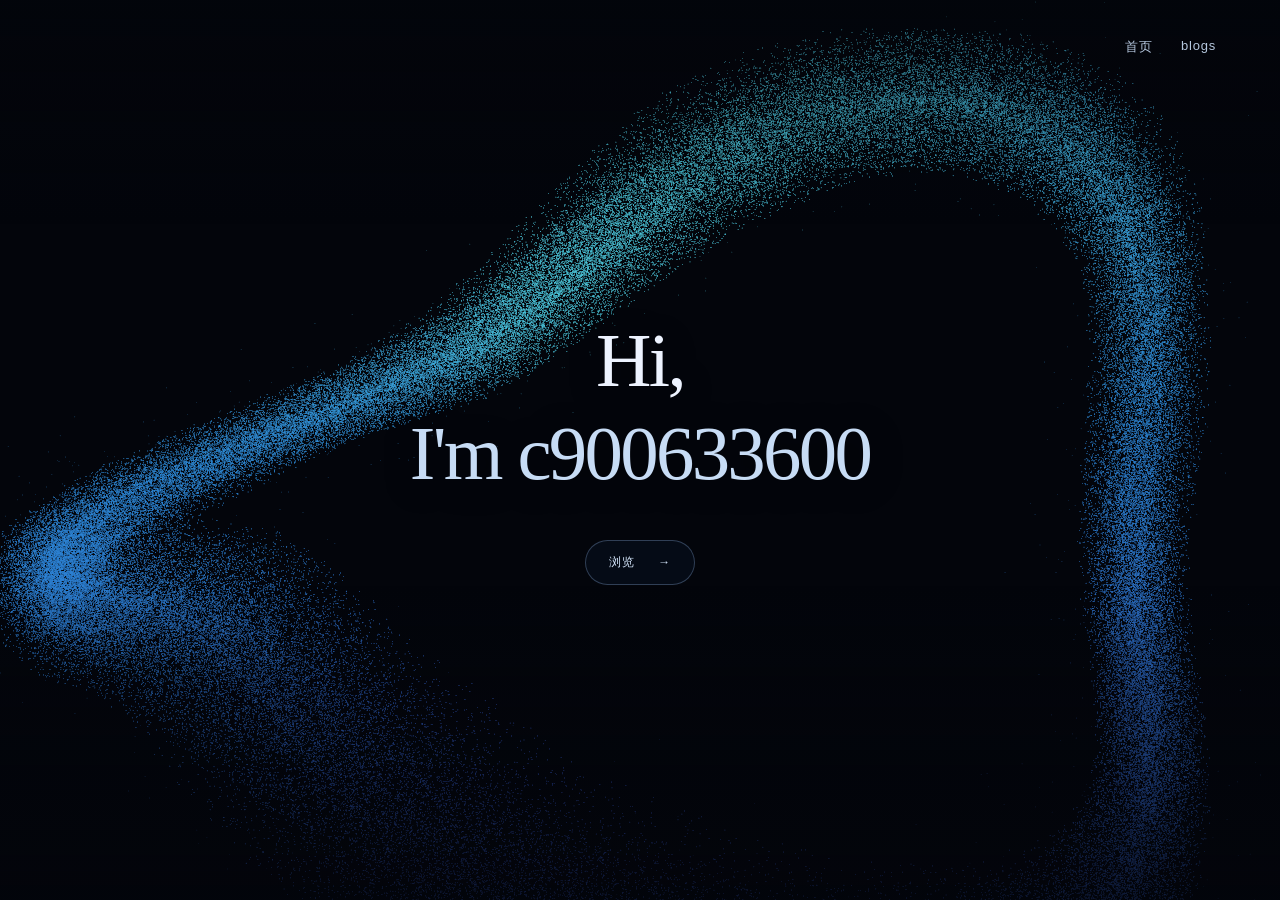
<file: index.html>
<!doctype html>
<html lang="zh-CN">

<head>
    <meta charset="utf-8">
    <meta name="viewport" content="width=device-width, initial-scale=1">
    <meta name="theme-color" content="#03050b">
    <meta name="description" content="Hi, I'm c900633600 · 流动的粒子星海。">
    <title>Hi, I'm c900633600</title>
    <style>
        :root {
            color-scheme: dark;
            font-family: "Segoe UI", "PingFang SC", "Microsoft YaHei", sans-serif;
            background: #03050b;
            color: #edf3ff
        }

        * {
            box-sizing: border-box
        }

        body {
            margin: 0;
            min-height: 100svh;
            overflow-x: hidden
        }

        #universe {
            position: fixed;
            inset: 0;
            width: 100%;
            height: 100%;
            pointer-events: none
        }

        .fallback {
            position: fixed;
            inset: 0;
            background: radial-gradient(ellipse at 50% 55%, #12346b, #0a152f 28%, #03050b 65%)
        }

        .veil {
            position: fixed;
            inset: 0;
            pointer-events: none;
            background: linear-gradient(180deg, #03050b66, transparent 25%, transparent 65%, #03050bb3)
        }

        .page {
            position: relative;
            min-height: 100svh;
            display: grid;
            place-items: center;
            padding: 32px 24px
        }

        main {
            min-width: 0;
            max-width: 100%;
            text-align: center
        }

        h1 {
            margin: 0;
            font-family: "Palatino Linotype", "Book Antiqua", Palatino, Georgia, serif;
            font-size: clamp(28px, 6vw, 88px);
            line-height: 1.2;
            font-weight: 400;
            letter-spacing: -.035em;
            text-shadow: 0 4px 32px #03050b66
        }

        h1 em {
            white-space: nowrap;
            font-style: normal;
            font-weight: 400;
            color: #c7dcf5
        }

        @media(max-width:600px) {
            h1 {
                font-size: clamp(24px, 8vw, 44px)
            }
        }

        .home-nav {
            position: absolute;
            top: 30px;
            right: 5vw;
            z-index: 2;
            display: flex;
            gap: 28px;
            font-size: 13px;
            letter-spacing: .06em
        }

        .home-nav a {
            color: #b5c7de;
            text-decoration: none;
            padding: 8px 0
        }

        .home-nav a:hover {
            color: #fff
        }

        .home-nav a:focus-visible,
        .articles-entry:focus-visible {
            outline: 2px solid #a7d4fa;
            outline-offset: 7px
        }

        .articles-entry {
            display: inline-flex;
            align-items: center;
            gap: 24px;
            margin-top: 40px;
            border: 1px solid #7290b866;
            border-radius: 30px;
            background: #080f1bb8;
            color: #d2e4fa;
            text-decoration: none;
            font-size: 12px;
            letter-spacing: .06em;
            padding: 13px 23px;
            transition: background .2s, border-color .2s
        }

        .articles-entry:hover {
            background: #172c43;
            border-color: #94bddf
        }

        @media(max-width:600px) {
            .home-nav {
                top: 20px;
                right: 24px;
                font-size: 12px;
                gap: 22px
            }

            .articles-entry {
                margin-top: 32px
            }
        }
    </style>
</head>

<body>
    <div class="fallback" aria-hidden="true"></div>
    <canvas id="universe" aria-hidden="true"></canvas>
    <div class="veil" aria-hidden="true"></div>
    <nav class="home-nav" aria-label="主导航"><a href="index.html" aria-current="page">首页</a><a
            href="articles/index.html">blogs</a></nav>
    <div class="page">
        <main>
            <h1>Hi,<br><em>I'm c900633600</em></h1>
            <a class="articles-entry" href="articles/index.html">浏览 <span aria-hidden="true">→</span></a>
        </main>
    </div>
    <script>
        (() => {
            'use strict';
            const PARTICLE_COUNT = 150000;
            // 粒子直径（CSS 像素）。所有粒子使用同一个大小，不受远近影响。
            const PARTICLE_SIZE = 1.5;
            const canvas = document.getElementById('universe');
            const reduced = matchMedia('(prefers-reduced-motion: reduce)');
            const gl = canvas.getContext('webgl', { alpha: false, antialias: false, depth: false, stencil: false, powerPreference: 'default' });
            let program, buffer, locations, frameId = 0, lastTime = 0, elapsed = 0, failed = false;
            let width = 1, height = 1, pixelRatio = 1;
            const derivatives = gl && gl.getExtension('OES_standard_derivatives');
            const vertexSource = `
precision highp float;
attribute vec4 aSeed;
uniform float uTime,uAspect,uPixelRatio,uPointSize;
varying vec3 vColor;
varying float vAlpha;
mat2 rotate(float a){float c=cos(a),s=sin(a);return mat2(c,-s,s,c);}
void main(){
 float tau=6.28318530718;
 float theta=aSeed.x*tau+uTime*(.035+.014*aSeed.z);
 float phi=aSeed.y*tau+uTime*.06;
 float strand=floor(aSeed.w*4.)*tau/4.;
 float center=1.02+.16*sin(3.*theta+uTime*.12);
 // 收紧条带截面，让粒子主要聚集在环的中心线附近。
 float thickness=.075+.085*(.5+.5*sin(theta*2.-uTime*.15));
 float tube=thickness*pow(aSeed.z,.85);
 vec3 p=vec3((center+tube*cos(phi))*cos(theta),(center+tube*cos(phi))*sin(theta),tube*sin(phi));
 p.z+=.23*sin(theta*2.+strand*.10+uTime*.10);
 p.xy+=vec2(cos(theta*3.+strand),sin(theta*2.+strand))*.025;
 // 仅 2% 作为近条带尘埃，且最大偏移由 .85 收紧到 .11。
 float dust=step(.98,aSeed.w);
 p+=dust*vec3(sin(aSeed.x*421.),cos(aSeed.y*317.),sin(aSeed.z*249.))*(.03+.08*aSeed.z);
 p.yz=rotate(.96+.13*sin(uTime*.09))*p.yz;
 p.xz=rotate(.16+.22*sin(uTime*.07))*p.xz;
 p.xy=rotate(-.32+uTime*.018)*p.xy;
 p*=min(uAspect*.86,1.22);
 float perspective=3.4/(3.4-p.z);
 gl_Position=vec4(p.x*perspective/uAspect,p.y*perspective-.025,0.,1.);
 gl_PointSize=max(1.,uPointSize*uPixelRatio);
 
 // 颜色取决于投影位置：相邻粒子共享色带，不再各自随机泛白。
 // 正弦色带首尾连续，并随时间缓慢流动。
 float colorAngle=atan(p.y,p.x);
 float gradient=.5+.5*sin(colorAngle-uTime*.065);
 vec3 indigo=vec3(.17,.29,.68);
 vec3 azure=vec3(.17,.53,.85);
 vec3 cyan=vec3(.30,.79,.87);
 vec3 color=mix(indigo,azure,smoothstep(0.,.55,gradient));
 vColor=mix(color,cyan,smoothstep(.45,1.,gradient));
 // 保留少量稀疏的外围尘埃；主体亮度统一，不混入独立闪烁。
 vAlpha=.56*mix(1.,.38,dust);
}`;
            const fragmentSource = (derivatives ? '#extension GL_OES_standard_derivatives : enable\n#define EDGE_DERIVATIVES\n' : '') + `
precision mediump float;
varying vec3 vColor;
varying float vAlpha;
void main(){
 float d=length(gl_PointCoord-vec2(.5));
 // 实心圆点，只在轮廓处做抗锯齿，避免中心到边缘的大面积柔光。
 #ifdef EDGE_DERIVATIVES
 float edge=clamp(fwidth(d)*.5,.025,.18);
 #else
 float edge=.10;
 #endif
 float coverage=1.-smoothstep(.44-edge,.44+edge,d);
 if(coverage<=0.)discard;
 float alpha=coverage*vAlpha;
 gl_FragColor=vec4(vColor*alpha,alpha);
}`;
            function fallback() {
                failed = true; cancelAnimationFrame(frameId); frameId = 0; canvas.style.display = 'none';
            }
            if (!gl) { fallback(); return; }
            function compile(type, source) {
                const shader = gl.createShader(type); gl.shaderSource(shader, source); gl.compileShader(shader);
                if (!gl.getShaderParameter(shader, gl.COMPILE_STATUS)) {
                    const error = gl.getShaderInfoLog(shader); gl.deleteShader(shader); throw new Error(error);
                }
                return shader;
            }
            function initialize() {
                // 上下文恢复后需要重新启用着色器使用的扩展。
                if (derivatives) gl.getExtension('OES_standard_derivatives');
                const vertex = compile(gl.VERTEX_SHADER, vertexSource), fragment = compile(gl.FRAGMENT_SHADER, fragmentSource);
                program = gl.createProgram(); gl.attachShader(program, vertex); gl.attachShader(program, fragment); gl.linkProgram(program);
                gl.deleteShader(vertex); gl.deleteShader(fragment);
                if (!gl.getProgramParameter(program, gl.LINK_STATUS)) throw new Error(gl.getProgramInfoLog(program));
                gl.useProgram(program);
                const seeds = new Float32Array(PARTICLE_COUNT * 4); let seed = 18327;
                for (let i = 0; i < seeds.length; i++) { seed = (Math.imul(seed, 1664525) + 1013904223) >>> 0; seeds[i] = seed / 4294967296; }
                buffer = gl.createBuffer(); gl.bindBuffer(gl.ARRAY_BUFFER, buffer); gl.bufferData(gl.ARRAY_BUFFER, seeds, gl.STATIC_DRAW);
                const attribute = gl.getAttribLocation(program, 'aSeed'); gl.enableVertexAttribArray(attribute); gl.vertexAttribPointer(attribute, 4, gl.FLOAT, false, 0, 0);
                locations = { time: gl.getUniformLocation(program, 'uTime'), aspect: gl.getUniformLocation(program, 'uAspect'), ratio: gl.getUniformLocation(program, 'uPixelRatio'), size: gl.getUniformLocation(program, 'uPointSize') };
                gl.disable(gl.DEPTH_TEST);
                gl.enable(gl.BLEND);
                // 预乘透明度合成，避免大量粒子相叠后累积成一片白雾。
                gl.blendFunc(gl.ONE, gl.ONE_MINUS_SRC_ALPHA);
                gl.clearColor(3 / 255, 5 / 255, 11 / 255, 1);
                canvas.style.display = '';
                failed = false;
            }
            function resize() {
                width = Math.max(1, innerWidth); height = Math.max(1, innerHeight);
                // 按设备像素绘制（最高 2 倍），不再因总像素上限把画布放大显示。
                pixelRatio = Math.min(devicePixelRatio || 1, 2);
                canvas.width = Math.max(1, Math.round(width * pixelRatio)); canvas.height = Math.max(1, Math.round(height * pixelRatio));
                gl.viewport(0, 0, canvas.width, canvas.height);
            }
            function draw(now) {
                frameId = 0; if (failed || document.hidden || gl.isContextLost()) return;
                if (lastTime && !reduced.matches) elapsed += Math.min((now - lastTime) / 1000, .05); lastTime = now;
                gl.clear(gl.COLOR_BUFFER_BIT); gl.uniform1f(locations.time, elapsed);
                gl.uniform1f(locations.aspect, width / height); gl.uniform1f(locations.ratio, pixelRatio);
                gl.uniform1f(locations.size, PARTICLE_SIZE);
                gl.drawArrays(gl.POINTS, 0, PARTICLE_COUNT);
                if (!reduced.matches) frameId = requestAnimationFrame(draw);
            }
            function wake() { if (!frameId && !failed && !document.hidden) frameId = requestAnimationFrame(draw); }
            addEventListener('resize', () => { if (!failed) { resize(); wake(); } }, { passive: true });
            document.addEventListener('visibilitychange', () => { cancelAnimationFrame(frameId); frameId = 0; lastTime = 0; if (!document.hidden) wake(); });
            reduced.addEventListener('change', () => { lastTime = 0; wake(); });
            canvas.addEventListener('webglcontextlost', event => { event.preventDefault(); fallback(); });
            canvas.addEventListener('webglcontextrestored', () => { try { initialize(); resize(); lastTime = 0; wake(); } catch (error) { console.error(error); fallback(); } });
            try { initialize(); resize(); wake(); }
            catch (error) { console.error(error); fallback(); }
        })();
    </script>
</body>

</html>
</file>
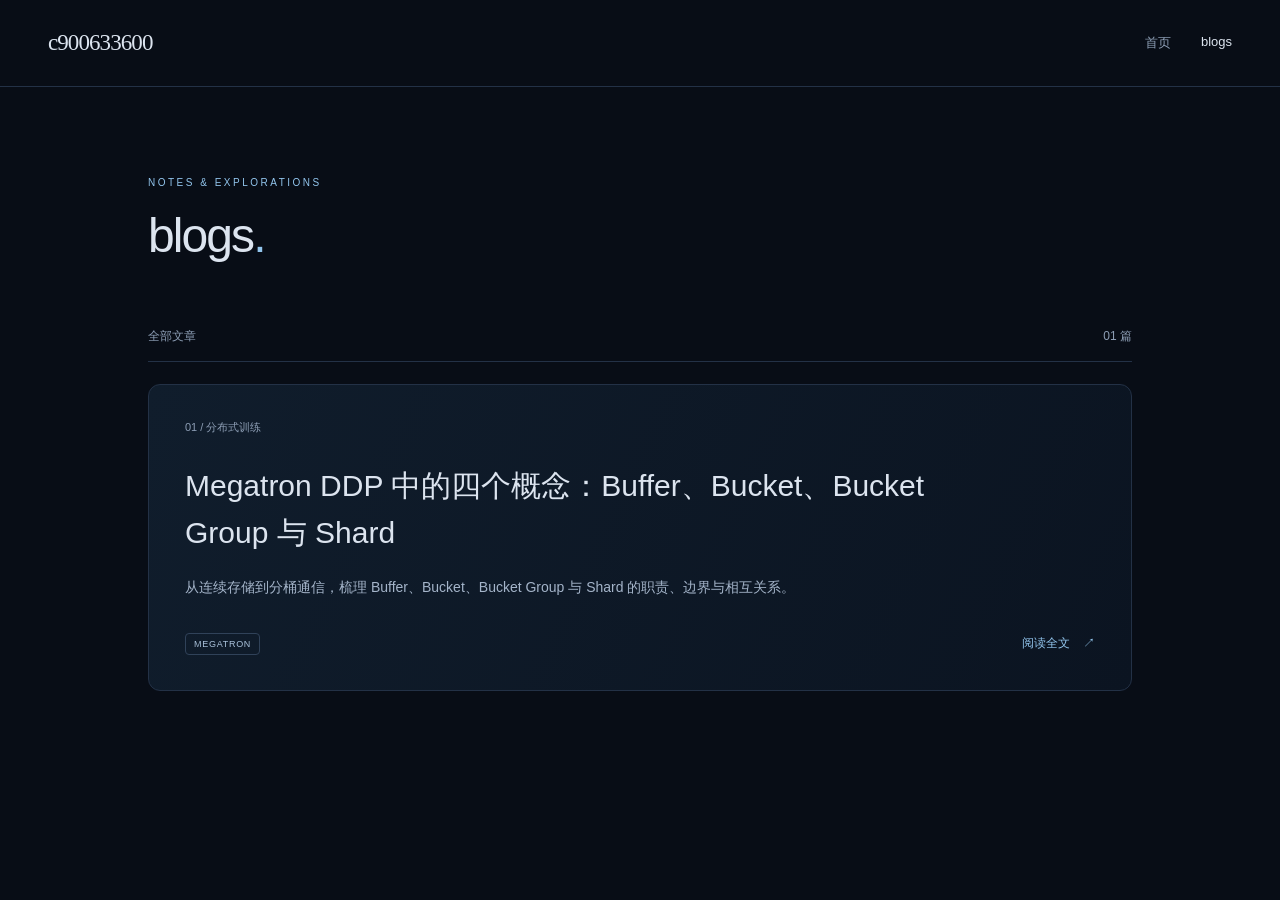
<file: articles/index.html>
<!doctype html>
<html lang="zh-CN">

<head>
    <meta charset="utf-8">
    <meta name="viewport" content="width=device-width, initial-scale=1">
    <meta name="theme-color" content="#080d16">
    <meta name="description" content="关于 AI Infra、分布式训练和源码阅读的技术文章。">
    <title>blogs · c900633600</title>
    <link rel="stylesheet" href="../assets/articles.css">
</head>

<body>
    <header class="site-header"><a class="wordmark" href="../index.html" aria-label="返回主页">c900633600</a>
        <nav aria-label="主导航"><a href="../index.html">首页</a><a href="index.html" aria-current="page">blogs</a></nav>
    </header>
    <main class="listing">
        <div class="section-label">NOTES & EXPLORATIONS</div>
        <h1>blogs<span class="title-dot">.</span></h1>
        <div class="collection-heading"><span>全部文章</span><span>01 篇</span></div><a class="article-card"
            href="ddp-concepts.html">
            <div class="card-meta"><span>01 / 分布式训练</span></div>
            <h2>Megatron DDP 中的四个概念：Buffer、Bucket、Bucket Group 与 Shard</h2>
            <p>从连续存储到分桶通信，梳理 Buffer、Bucket、Bucket Group 与 Shard 的职责、边界与相互关系。</p>
            <div class="card-footer">
                <div class="tags">
                    <span class="tag">MEGATRON</span>
                </div>
                    <span class="read-link">阅读全文 <span
                        aria-hidden="true">↗</span></span>
            </div>
        </a>
    </main>
</body>

</html>
</file>
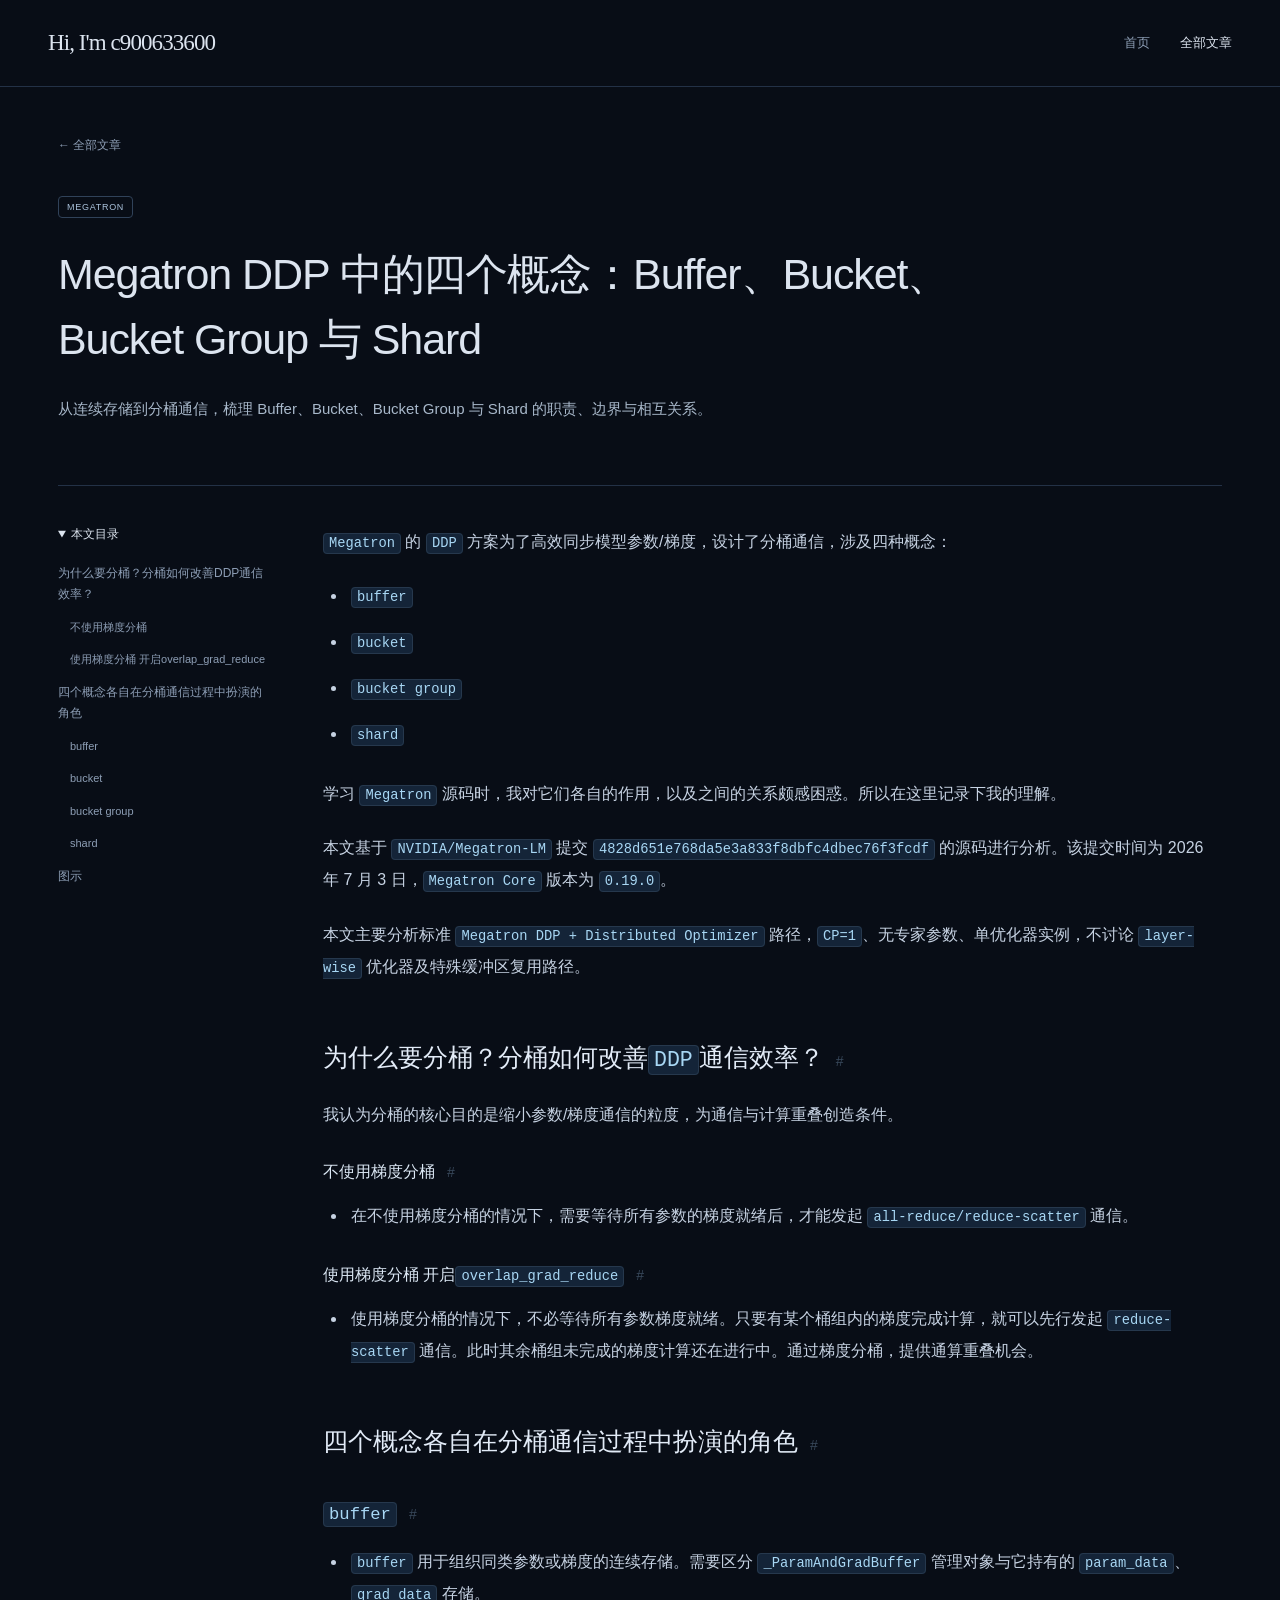
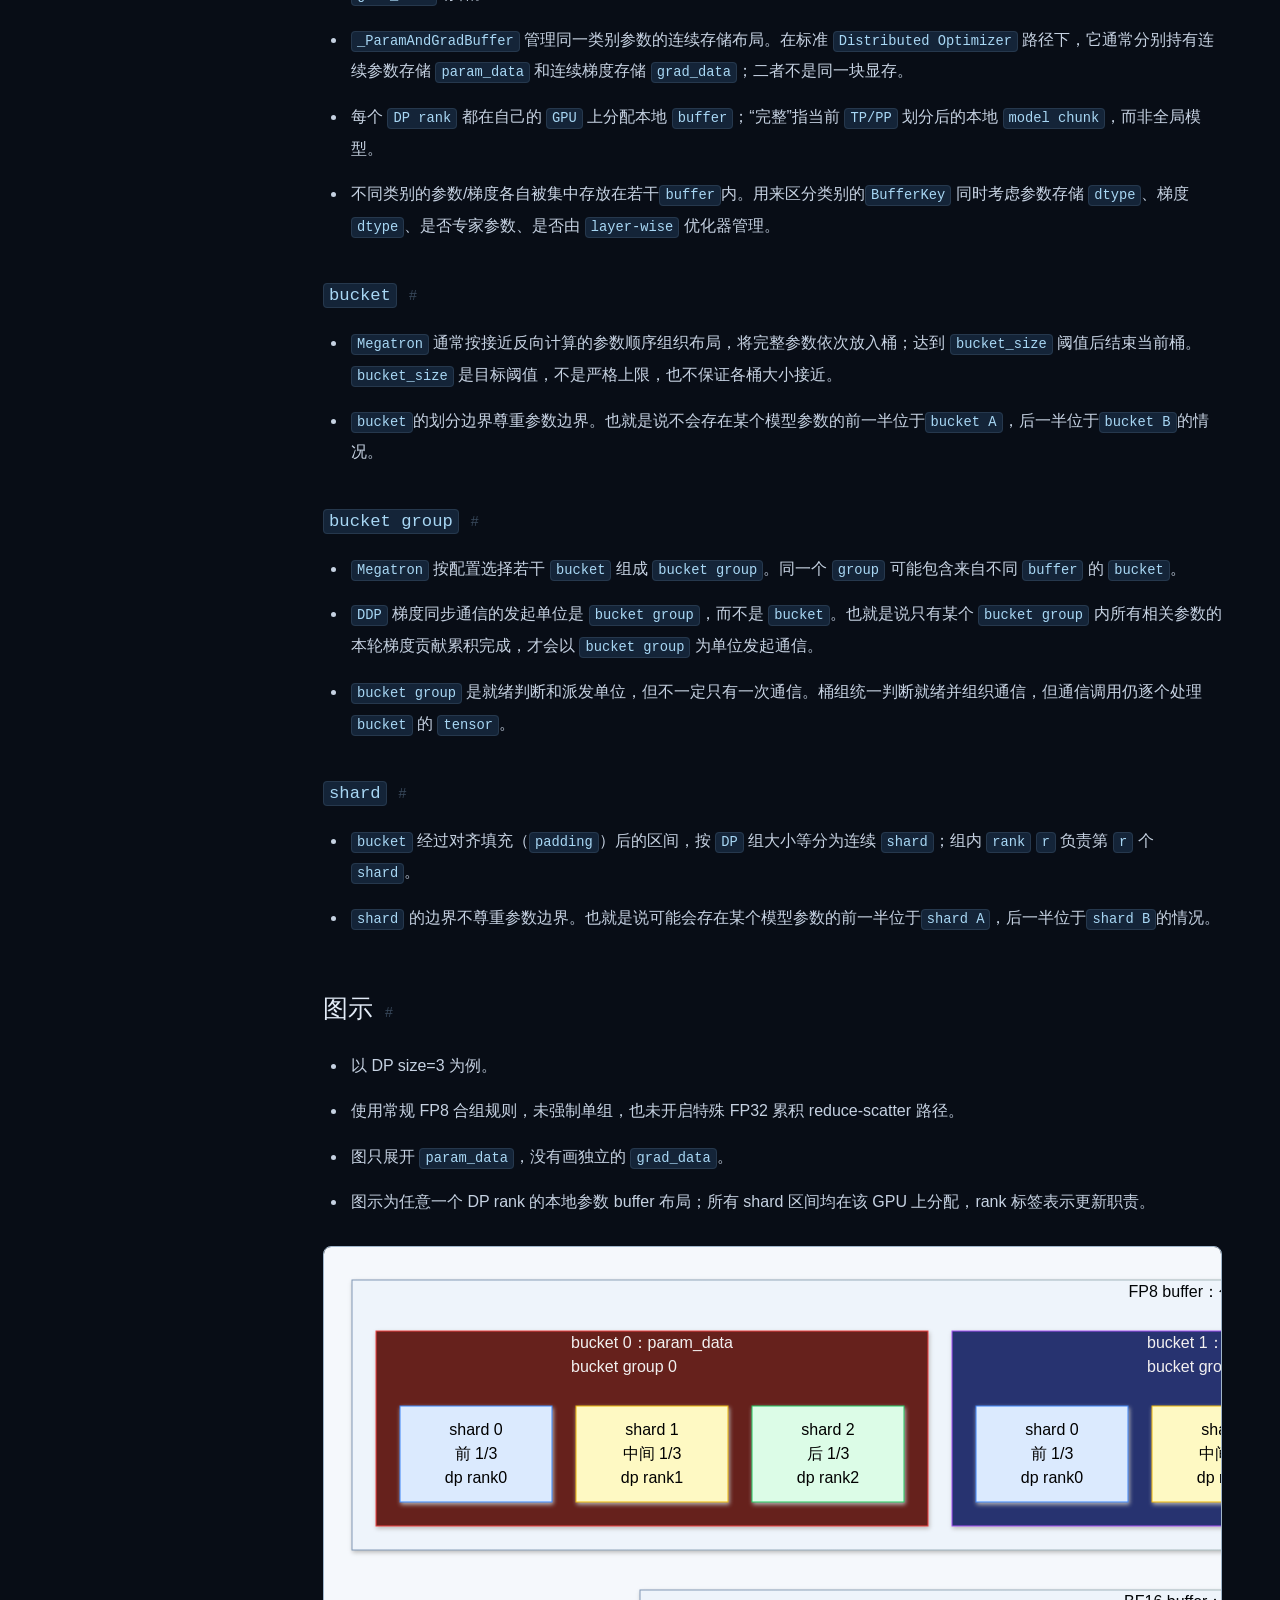
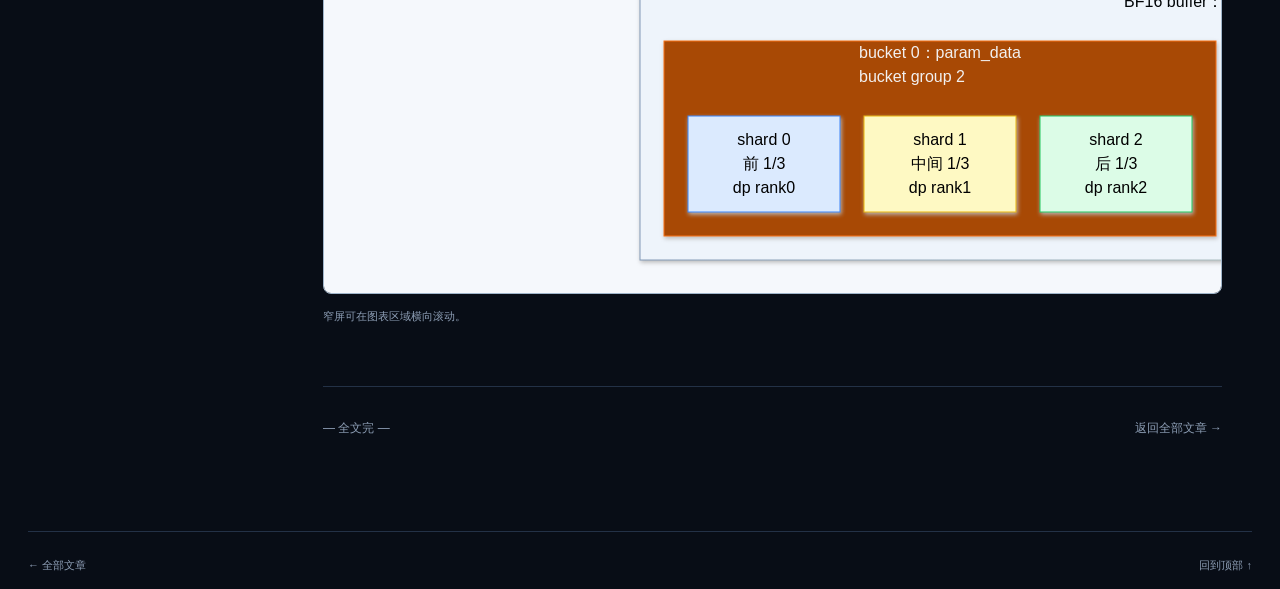
<file: articles/ddp-concepts.html>
<!doctype html>
<html lang="zh-CN">

<head>
    <meta charset="utf-8">
    <meta name="viewport" content="width=device-width, initial-scale=1">
    <meta name="theme-color" content="#080d16">
    <meta name="description" content="从连续存储到分桶通信，梳理 Buffer、Bucket、Bucket Group 与 Shard 的职责、边界与相互关系。">
    <title>Megatron DDP 中的四个概念：Buffer、Bucket、Bucket Group 与 Shard · Hi, I'm c900633600</title>
    <link rel="stylesheet" href="../assets/articles.css">
    <script defer src="../assets/vendor/marked.umd.js"></script>
    <script defer src="../assets/vendor/purify.min.js"></script>
    <script defer src="../assets/vendor/mermaid.min.js"></script>
    <script defer src="../assets/article-reader.js"></script>
</head>

<body>
    <header class="site-header"><a class="wordmark" href="../index.html" aria-label="返回主页">Hi, I'm c900633600</a>
        <nav aria-label="主导航"><a href="../index.html">首页</a><a href="index.html" aria-current="page">全部文章</a></nav>
    </header>
    <main class="reading-page"><a class="back-link" href="index.html">← 全部文章</a>
        <header class="article-header">
            <div class="tags">
                <span class="tag">MEGATRON</span>
            </div>
            <h1>Megatron DDP 中的四个概念：Buffer、Bucket、Bucket Group 与 Shard</h1>
            <p class="article-summary">从连续存储到分桶通信，梳理 Buffer、Bucket、Bucket Group 与 Shard 的职责、边界与相互关系。</p>
        </header>
        <div class="reading-layout">
            <aside class="toc">
                <details open>
                    <summary>本文目录</summary>
                    <ol id="article-toc"></ol>
                </details>
            </aside>
            <article class="prose" id="article-content" data-source="ddp-concepts.md" aria-busy="true">
                <p class="article-state" role="status">正在加载文章…</p>
            </article>
        </div><noscript>
            <p>请启用 JavaScript，以阅读文章和图表。</p>
        </noscript>
    </main>
    <footer class="site-footer"><a href="index.html">← 全部文章</a><a href="#">回到顶部 ↑</a></footer>
</body>

</html>
</file>
<file: assets/articles.css>
:root{color-scheme:dark;--bg:#080d16;--panel:#0c1422;--text:#dce4ef;--muted:#8d9eb5;--line:#233146;--accent:#92c5ed;font-family:"Segoe UI","PingFang SC","Microsoft YaHei",sans-serif;background:var(--bg);color:var(--text)}
*{box-sizing:border-box}html{scroll-behavior:smooth;scroll-padding-top:35px}body{margin:0;min-height:100svh}a{color:inherit;text-decoration:none}a:focus-visible,summary:focus-visible,.diagram-scroll:focus-visible{outline:2px solid var(--accent);outline-offset:5px}a:hover{color:#c9e8ff}.site-header{max-width:1320px;margin:auto;padding:30px 48px;display:flex;justify-content:space-between;align-items:center;gap:24px;border-bottom:1px solid var(--line)}.wordmark{font-family:"Palatino Linotype",Palatino,Georgia,serif;font-size:23px;letter-spacing:-.04em;white-space:nowrap}.wordmark-dot,.title-dot{color:var(--accent)}nav{display:flex;gap:30px;font-size:13px;color:var(--muted)}nav [aria-current]{color:var(--text)}.listing{max-width:1080px;margin:auto;padding:90px 48px 110px}.section-label{font-size:10px;letter-spacing:.25em;color:var(--accent)}.listing h1{font-size:48px;letter-spacing:-.04em;font-weight:500;margin:20px 0 16px}.intro{color:var(--muted);font-size:15px;line-height:1.8}.collection-heading{margin:65px 0 22px;display:flex;justify-content:space-between;font-size:12px;color:var(--muted);padding-bottom:16px;border-bottom:1px solid var(--line)}.article-card{display:block;padding:35px 36px;border:1px solid var(--line);border-radius:12px;background:linear-gradient(115deg,#101d2c,#0b1421);transition:border-color .2s,background .2s}.article-card:hover{border-color:#557895;background:#122033;color:var(--text)}.card-meta{display:flex;justify-content:space-between;gap:16px;color:var(--muted);font-size:11px}.article-card h2{font-size:clamp(22px,3vw,30px);line-height:1.55;font-weight:500;max-width:760px;margin:28px 0 18px}.article-card p{max-width:730px;font-size:14px;line-height:1.9;color:#a4b4c9}.card-footer{display:flex;justify-content:space-between;gap:20px;align-items:center;margin-top:32px}.tags{display:flex;flex-wrap:wrap;gap:8px}.tag{font-size:9px;letter-spacing:.08em;border:1px solid #304259;color:#abc3dc;border-radius:4px;padding:5px 8px}.read-link{font-size:12px;white-space:nowrap;color:var(--accent)}.read-link>span{margin-left:10px}.collection-note{margin-top:24px;color:#6f8199;font-size:12px}.site-footer{max-width:1224px;margin:0 auto;padding:26px 0 32px;border-top:1px solid var(--line);display:flex;justify-content:space-between;gap:20px;font-size:11px;color:var(--muted)}.reading-page{max-width:1260px;margin:auto;padding:48px 48px 90px}.back-link{font-size:12px;color:var(--muted)}.article-header{max-width:920px;padding:42px 0 46px}.article-header h1{font-size:clamp(28px,3.4vw,43px);font-weight:500;line-height:1.5;letter-spacing:-.025em;margin:24px 0}.article-summary{font-size:15px;line-height:1.9;color:#a8b8ca;max-width:820px}.reading-layout{border-top:1px solid var(--line);padding-top:40px;display:grid;grid-template-columns:210px minmax(0,1fr);gap:55px}.toc{align-self:start;position:sticky;top:32px}.toc summary{font-size:12px;color:var(--text);cursor:pointer}.toc ol{list-style:none;padding:0;margin-top:20px}.toc li{font-size:12px;line-height:1.75;margin:0 0 13px;color:var(--muted)}.toc .depth-3,.toc .depth-4{padding-left:12px;font-size:11px}.prose{min-width:0;font-size:16px;line-height:1.95;overflow-wrap:anywhere;color:#c6d2e2}.prose>p:first-child{margin-top:0}.prose p{margin:0 0 23px}.prose h2{font-size:25px;color:#e2ebf7;line-height:1.6;font-weight:500;margin:54px 0 22px;scroll-margin-top:30px}.prose h3{font-size:20px;color:#dce8f5;font-weight:500;margin:32px 0 14px}.prose h4{font-size:16px;color:#dce8f5;font-weight:500;margin:26px 0 12px}.prose ul{padding-left:24px;margin:12px 0 28px}.prose li{padding-left:4px;margin:0 0 14px}.prose li p{margin-bottom:10px}.prose code{font-family:Consolas,"Cascadia Code",monospace;font-size:.86em;color:#a8d7f4;background:#142438;border:1px solid #26384d;border-radius:4px;padding:2px 5px;box-decoration-break:clone}.prose pre{overflow:auto;border:1px solid var(--line);padding:20px;border-radius:8px;background:#0c1727}.prose pre code{background:none;border:0;padding:0}.anchor{font-size:14px;color:#7593b2;margin-left:12px;opacity:.45}.diagram{margin:28px 0}.diagram-scroll{overflow-x:auto;border:1px solid #a0b5ca;background:#f5f8fc;border-radius:8px;padding:25px 20px}.diagram img{display:block;width:100%;min-width:1500px;height:auto}.diagram figcaption{color:var(--muted);font-size:11px;line-height:1.9;margin-top:12px}.diagram figcaption a{color:var(--accent)}.article-end{margin-top:60px;border-top:1px solid var(--line);padding-top:30px;display:flex;justify-content:space-between;gap:20px;font-size:12px;color:var(--muted)}
@media(max-width:800px){.site-header{padding:23px 24px;flex-direction:column;align-items:flex-start;gap:16px}.wordmark{font-size:21px}nav{gap:22px;font-size:12px}.listing{padding:60px 24px 85px}.listing h1{font-size:38px}.collection-heading{margin-top:45px}.article-card{padding:25px 22px}.article-card h2{font-size:23px}.card-footer{align-items:flex-start;flex-direction:column}.site-footer{margin:0 24px;padding-bottom:26px}.reading-page{padding:30px 24px 65px}.article-header{padding:32px 0}.article-header h1{font-size:29px}.reading-layout{grid-template-columns:minmax(0,1fr);gap:30px;padding-top:24px}.toc{position:static;border:1px solid var(--line);background:var(--panel);padding:18px 20px;border-radius:8px}.toc ol{margin-bottom:0}.toc .depth-3,.toc .depth-4{display:inline-block;margin-right:14px;padding-left:0}.prose{font-size:15px}.prose h2{font-size:23px}.diagram-scroll{padding:16px}.card-meta{font-size:10px}}
@media(prefers-reduced-motion:reduce){html{scroll-behavior:auto}.article-card{transition:none}}

.diagram .mermaid{border:0;background:transparent;padding:0;margin:0;overflow:visible}.diagram svg{display:block;min-width:1500px;max-width:none;height:auto}.article-state{color:var(--muted);padding:20px 0}.diagram-error{color:#9a381c;font-size:13px;margin:0 0 15px}.diagram-source{color:#23364d;font-size:12px;white-space:pre;overflow:auto}.prose .diagram-source{background:#eef3fa;color:#23364d;border-color:#a0b5ca}.prose .diagram-source code{color:inherit}
</file>
